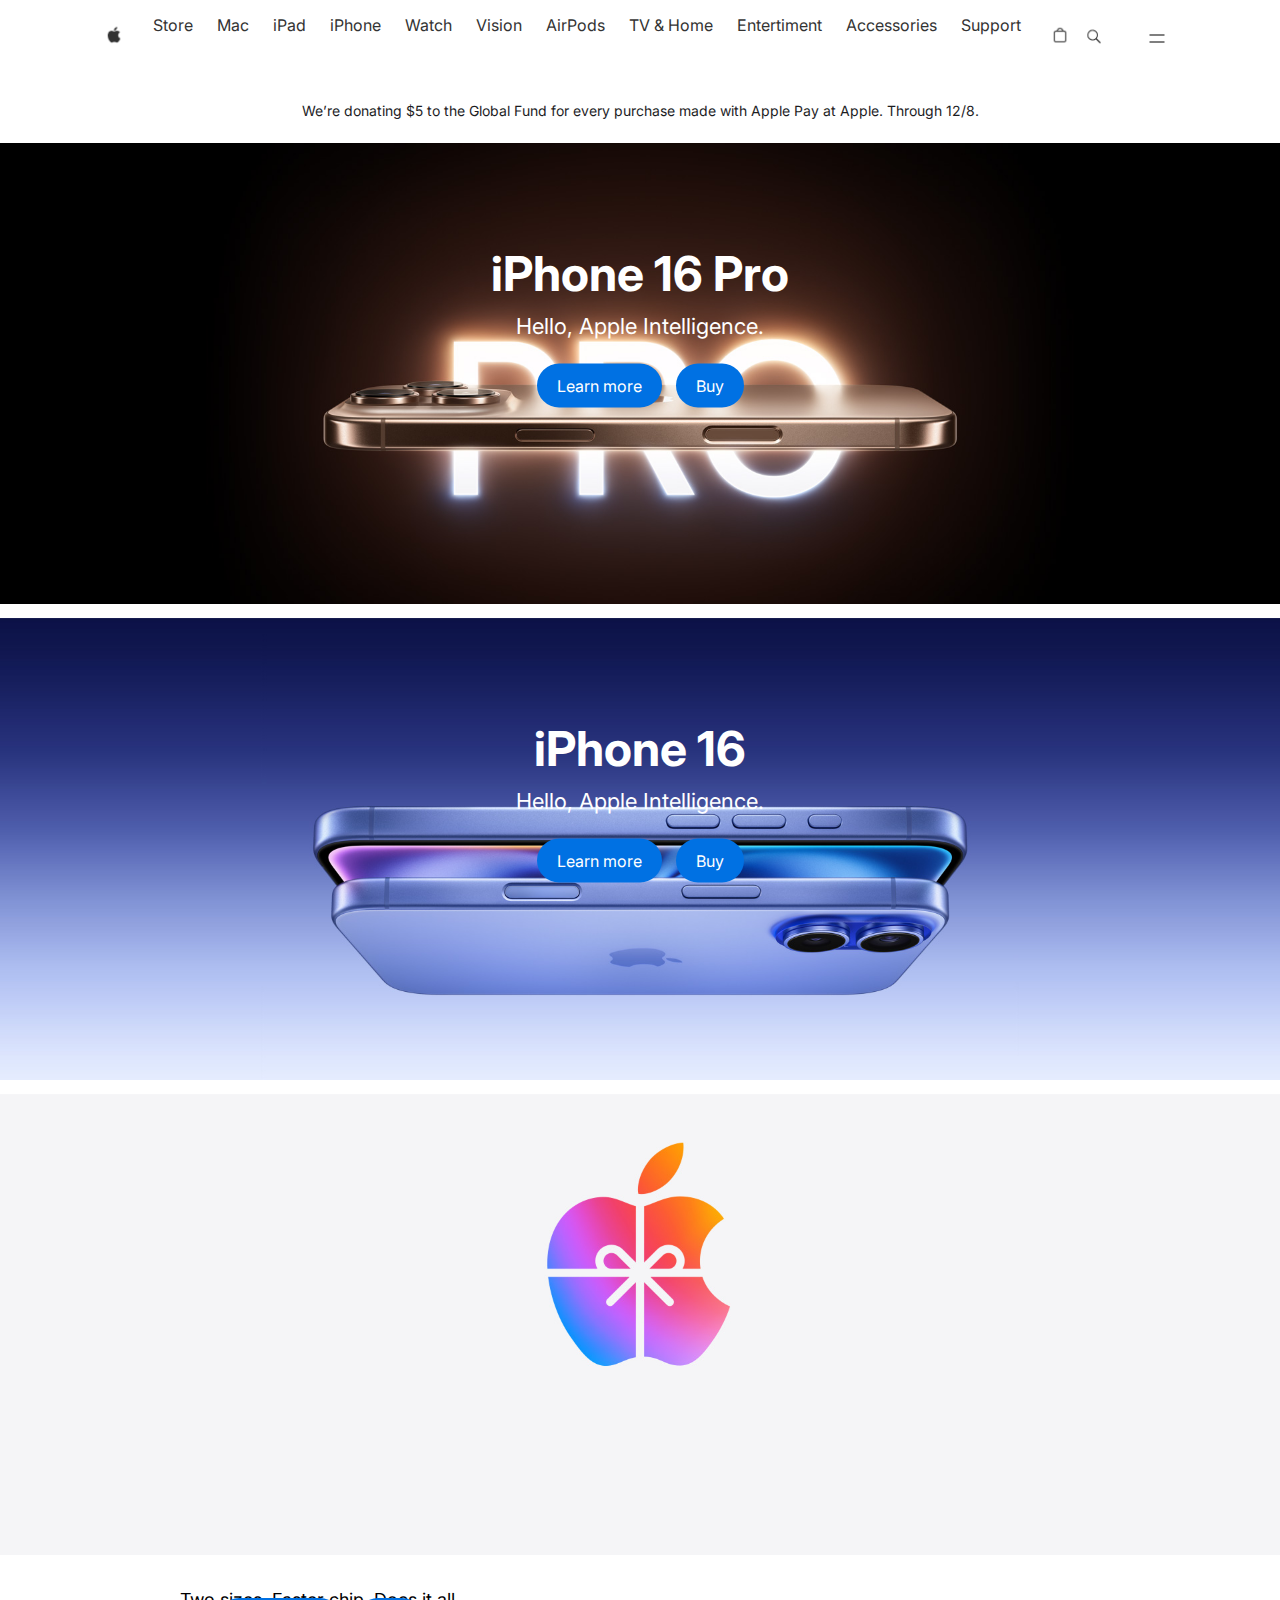
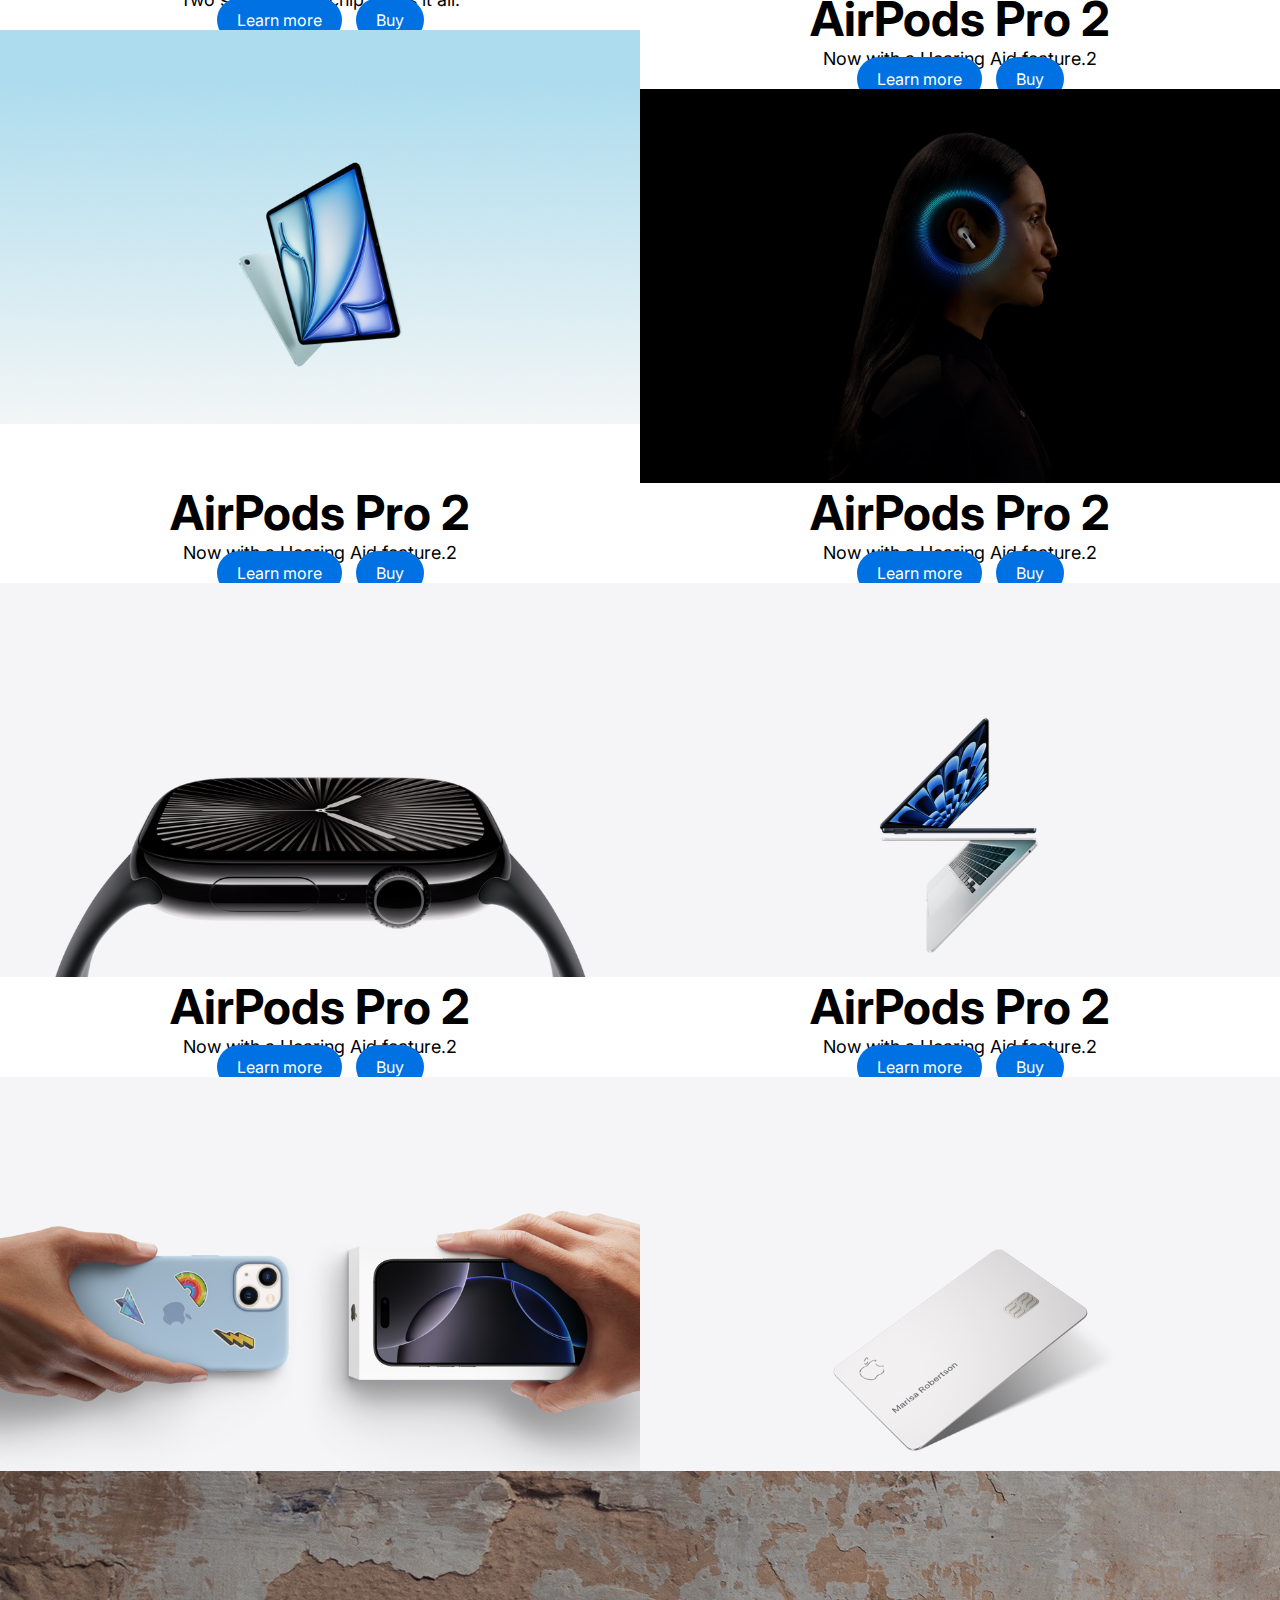
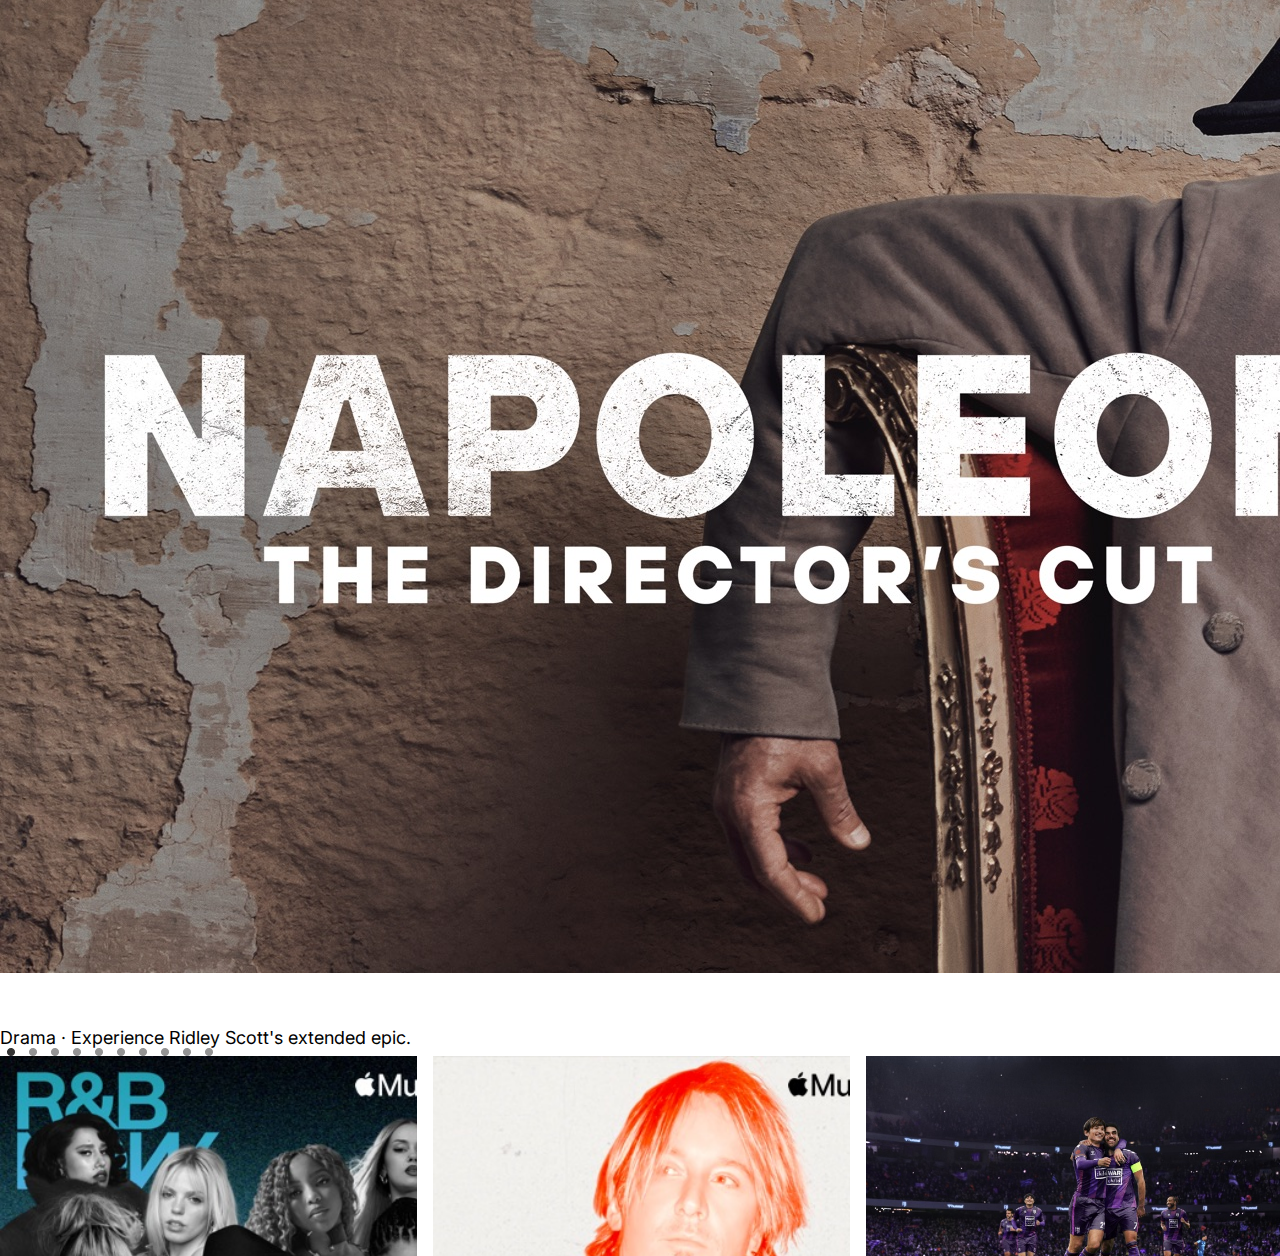
<file: index.html>
<!DOCTYPE html>
<html lang="en">
  <head>
    <meta charset="UTF-8" />
    <meta name="viewport" content="width=device-widh, initial-scale=1.0" />
    <title>Apple</title>
    <link rel="stylesheet" href="./style.css" />
    <link rel="preconnect" href="https://fonts.googleapis.com" />
    <link rel="preconnect" href="https://fonts.gstatic.com" crossorigin />
    <link
      href="https://fonts.googleapis.com/css2?family=Bebas+Neue&family=Inter:ital,opsz,wght@0,14..32,100..900;1,14..32,100..900&display=swap"
      rel="stylesheet"
    />
  </head>
  <body>
    <div class="Apple-16pro">
      <div class="apple-container">
        <div class="navbar">
          <div class="logo">
            <img src="./apple img/Item → Link - Apple.png" alt="Apple" />
          </div>
          <a href="#">Store</a>
          <a href="#">Mac</a>
          <a href="#">iPad</a>
          <a href="#">iPhone</a>
          <a href="#">Watch</a>
          <a href="#">Vision</a>
          <a href="#">AirPods</a>
          <a href="#">TV & Home</a>
          <a href="#">Entertiment</a>
          <a href="#">Accessories</a>
          <a href="#">Support</a>
          <div class="icons">
            <div>
              <img src="./apple img/itm.png" alt="Bag" />
              <img
                src="./apple img/Item → Button - Search apple.com.png"
                alt="Menubutton"
              />
            </div>
          </div>
          <div class="menu">
            <img src="./apple img/Button - Menu.png" alt="" />
          </div>
        </div>
        <div class="notice">
          We’re donating $5 to the Global Fund for every purchase made with
          Apple Pay at Apple. Through 12/8.
        </div>
        <div class="hero">
          <img src="./apple img/bg1.png" alt="IPhone 16 Pro" />
          <div class="hero-text">
            <h1>iPhone 16 Pro</h1>
            <p>Hello, Apple Intelligence.</p>
            <a href="#" class="btn">Learn more</a>
            <a href="#" class="btn">Buy</a>
          </div>
        </div>
        <div class="ip16">
          <img src="./apple img/ip16.png" alt="iPhone 16" />
          <div class="ip16-text">
            <h1>iPhone 16</h1>
            <p>Hello, Apple Intelligence.</p>
            <a href="#" class="btn-2">Learn more</a>
            <a href="#" class="btn-2">Buy</a>
          </div>
        </div>
        <div class="section">
          <img src="./apple img/Figure.png" alt="Figure" />
          <div class="section-text">
            <h1>Gift magic.</h1>
            <p>Make their holiday wish come true.</p>
            <a href="#" class="baton">Shop gifts</a>
          </div>
        </div>
        <div class="row">
          <div class="column">
            <p>Two sizes. Faster chip. Does it all.</p>
            <a href="#" class="btn-small">Learn more</a>
            <a href="#" class="btn-small">Buy</a>
            <img src="./apple img/iPadair.png" alt="iPad" />
          </div>
          <div class="column">
            <h2>AirPods Pro 2</h2>
            <p>Now with a Hearing Aid feature.2</p>
            <a href="#" class="btn-small">Learn more</a>
            <a href="#" class="btn-small">Buy</a>
            <img src="./apple img/air pods.png" alt="AirPods" />
          </div>
          <div class="column">
            <h2>AirPods Pro 2</h2>
            <p>Now with a Hearing Aid feature.2</p>
            <a href="#" class="btn-small">Learn more</a>
            <a href="#" class="btn-small">Buy</a>
            <img src="./apple img/watch.png" alt="iWatch" />
          </div>
          <div class="column">
            <h2>AirPods Pro 2</h2>
            <p>Now with a Hearing Aid feature.2</p>
            <a href="#" class="btn-small">Learn more</a>
            <a href="#" class="btn-small">Buy</a>
            <img src="./apple img/macbook.png" alt="MacBook" />
          </div>
          <div class="column">
            <h2>AirPods Pro 2</h2>
            <p>Now with a Hearing Aid feature.2</p>
            <a href="#" class="btn-small">Learn more</a>
            <a href="#" class="btn-small">Buy</a>
            <img src="./apple img/trade.png" alt="Trade" />
          </div>
          <div class="column">
            <h2>AirPods Pro 2</h2>
            <p>Now with a Hearing Aid feature.2</p>
            <a href="#" class="btn-small">Learn more</a>
            <a href="#" class="btn-small">Buy</a>
            <img src="./apple img/card.png" alt="Card" />
          </div>
          <div class="scroll-container">
            <div class="scroll">
              <div class="item">
                <img src="./apple img/napoleon.jpg" alt="" />
                <h1>Steam now</h1>
                <p>Drama · Experience Ridley Scott's extended epic.</p>
              </div>
              <div class="item">
                <img src="./apple img/bad-monkey.jpg" alt="" />
              </div>
              <div class="item">
                <img src="./apple img/instigators.jpg" alt="" />
              </div>
              <div class="item">
                <img src="./apple img/k-pop-idols.jpg" alt="" />
              </div>
              <div class="item">
                <img src="./apple img/season-pass.jpg" alt="" />
              </div>
              <div class="item">
                <img src="./apple img/pressumed-innocent.jpg" alt="" />
              </div>
              <div class="item">
                <img src="./apple img/pachinko.jpg" alt="" />
              </div>
              <div class="item">
                <img src="./apple img/baseball.jpg" alt="" />
              </div>
              <div class="item">
                <img src="./apple img/lady-in-the-lake.jpg" alt="" />
              </div>
              <div class="item">
                <img src="./apple img/morning-show.jpg" alt="" />
              </div>
            </div>
          </div>
          <div class="tablist">
            <img src="./apple img/Tablist.png" alt="Tanblidt" />
          </div>
          <div class="slider-container">
            <div class="slider">
              <div class="img"><img src="./apple img/1.jpg" alt="" /></div>
              <div class="img"><img src="./apple img/2.jpg" alt="" /></div>
              <div class="img"><img src="./apple img/3.jpg" alt="" /></div>
              <div class="img"><img src="./apple img/4.jpg" alt="" /></div>
              <div class="img"><img src="./apple img/5.jpg" alt="" /></div>
              <div class="img"><img src="./apple img/6.jpg" alt="" /></div>
              <div class="img"><img src="./apple img/7.jpg" alt="" /></div>
              <div class="img"><img src="./apple img/8.jpg" alt="" /></div>
              <div class="img"><img src="./apple img/9.jpg" alt="" /></div>
              <div class="img"><img src="./apple img/10.jpg" alt="" /></div>
            </div>
          </div>
        </div>
      </div>
    </div>
  </body>
</html>
</file>
<file: style.css>
* {
  box-sizing: border-box;
  margin: 0;
  font-family: Inter, sans-serif;
}

.apple-container {
  display: flex;
  flex-direction: column;
  gap: 14px;
}

.navbar {
  padding: 15px;
  display: flex;
  justify-content: center;
  gap: 24px;
}

.navbar a {
  text-decoration: none;
  color: #333;
  transition: 0.2s;
}

.navbar a:hover {
  color: #0071e3;
}

.navbar .logo img {
  width: 30px;
  height: auto;
}
.navbar .menu {
  display: flex;
  gap: 24px;
}
.navbar .icons {
  display: flex;
  gap: 14px;
}

.navbar .icons img {
  width: 30px;
  height: auto;
  cursor: pointer;
}

.hero {
  position: relative;
  text-align: center;
  color: white;
  gap: 12px;
}

.hero img {
  width: 100%;
  height: auto;
  display: block;
}

.notice {
  background-color: #fff;
  text-align: center;
  font-size: 14px;
  color: #1d1d1f;
  padding: 10px 14px;
}

.hero-text {
  position: absolute;
  top: 40%;
  left: 50%;
  transform: translate(-50%, -50%);
}

.hero-text h1 {
  font-size: 48px;
  margin: 0%;
  font-size: 48px;
}

.hero-text p {
  font-size: 20px;
  margin: 10px 0 20px;
  font-size: 22px;
  color: white;
}

.btn {
  background-color: #0071e3;
  color: white;
  padding: 12px 20px;
  margin: 5px;
  border: none;
  border-radius: 999px;
  font-size: 16px;
  cursor: pointer;
  text-decoration: none;
  display: inline-block;
}

.btn:hover {
  background: #2997ff;
}

.ip16 {
  position: relative;
  text-align: center;
  color: white;
  gap: 12px;
}

.ip16 img {
  width: 100%;
  height: auto;
  display: block;
}

.ip16-text {
  position: absolute;
  top: 40%;
  left: 50%;
  transform: translate(-50%, -50%);
}

.ip16-text h1 {
  font-size: 48px;
  margin: 0%;
  font-size: 48px;
}

.ip16-text p {
  font-size: 20px;
  margin: 10px 0 20px;
  font-size: 22px;
  top: 55px;
  color: white;
}

.btn-2 {
  background-color: #0071e3;
  color: white;
  padding: 12px 20px;
  margin: 5px;
  border: none;
  border-radius: 999px;
  font-size: 16px;
  cursor: pointer;
  text-decoration: none;
  display: inline-block;
}

.btn-2:hover {
  background: #ffffff;
}

.section {
  position: relative;
  text-align: center;
  color: white;
  gap: 12px;
}

.section img {
  width: 100%;
  height: auto;
  display: block;
}

.section-text {
  position: absolute;
  top: 500px;
  left: 975px;
}

.section h1 {
  font-size: 36px;
  font-weight: bold;
  margin: 20px 0 10px;
  color: #000;
}

.section p {
  font-size: 18px;
  color: #000000;
  margin: 0 0 20px;
}
.baton {
  display: inline-block;
  background: #0071e3;
  color: white;
  padding: 12px 24px;
  border-radius: 999px;
  font-size: 16px;
  text-decoration: none;
  transition: 0.3s;
}

.row {
  display: flex;
  flex-wrap: wrap;
  width: 100%;
  height: 100vh;
}

.column {
  flex: 1 1 50%;
  box-sizing: border-box;
  gap: 14px;
  text-align: center;
}
.column img {
  width: 100%;
  height: auto;
  display: block;
}

h2 {
  font-size: 48px;
  margin: 0%;
  font-size: 48px;
}

p {
  font-size: 18px;
  color: #000000;
  margin: 10 0 20px;
}

.btn-small {
  background-color: #0071e3;
  color: white;
  padding: 12px 20px;
  margin: 5px;
  border: none;
  border-radius: 999px;
  font-size: 16px;
  cursor: pointer;
  text-decoration: none;
  display: flexs;
}
.scroll-container {
  width: 100vw;
  overflow: scroll;
}
.scroll {
  display: flex;
  width: fit-content;
  gap: 10px;
  cursor: grab;
}

.item h1 {
  color: white;
  padding: 12px 20px;
  margin: 5px;
  border: none;
  border-radius: 999px;
  font-size: 16px;
  cursor: pointer;
  text-decoration: none;
  display: flex;
}

.item {
  margin: 0 auto;
  overflow: hidden;
  display: block;
}

.item img {
  width: 100;
  height: auto;
  display: block;
  object-fit: cover;
  scroll-snap-align: center;
}

.gallery h1 {
  display: flex;
  align-items: center;
  justify-content: center;
}

.slide-container {
  width: 100vh;
  margin: 40px auto;
  overflow-y: hidden;
}

.slider {
  display: flex;
  gap: 16px;
  width: max-content;
  animation: scroll 35s linear infinite;
}

.slider:hover {
  animation-play-state: paused;
}

.img {
  flex: 0 0 300px;
  overflow: hidden;
  width: 417px;
  height: 236px;
}

.img img {
  width: 100%;
  height: auto;
  object-fit: cover;
  display: block;
}

@keyframes scroll {
  0% {
    transform: translateX(0);
  }
  100% {
    transform: translateX(-100%);
  }
}

.slider::-webkit-scrollbar {
  height: 10px;
}

.slider::-webkit-scrollbar-thumb {
  background: #999;
}
.slider:hover .img img {
  filter: brightness(40%);
}

.slider .img:hover img {
  filter: brightness(100%);
}

.img {
  flex: 0 0 auto;
  height: 200px;
  overflow: hidden;
  scroll-snap-align: center;
}

.img img {
  width: 100%;
  height: 100%;
  object-fit: cover;
  display: block;
}

.tablist {
  display: flex;
  justify-content: center;
  align-items: center;
  gap: 10px;
}

.tablist img {
  width: 220px;
  height: 8px;
  gap: 10px;
}

.nav {
  padding: 15px;
  display: flex;
  justify-content: center;
  gap: 24px;
}

.bg {
  width: 100%;
  height: auto;
}

.notice {
  background-color: #fff;
  text-align: center;
  font-size: 14px;
  color: #1d1d1f;
  padding: 10px 14px;
}

.store-header {
  font-family: "SF pro Display", Arial, sans-serif;
  padding: 40px 0;
}

.store-header h1 {
  font-size: 36px;
  font-weight: 600;
  color: #1d1d1f;
}

.store-header .store {
  color: linear-gradient(90deg, #0090f7 0%, #ba62fc 50%, #f2416b 100%);
}

.product-nav {
  display: flex;
  justify-content: center;
  align-items: center;
  flex-wrap: wrap;
  gap: 40px;
  margin-top: 40px;
}

.product-nav .item {
  display: flex;
  flex-direction: column;
  align-items: center;
  text-align: center;
  cursor: pointer;
}
.product-nav .item img {
  width: 120px;
  height: auto;
  margin-bottom: 8px;
}

.product-nav .item p {
  font-size: 14px;
  color: #1d1d1f;
}

.gallery {
  display: flex;
  gap: 20px;
  padding-bottom: 140px;
}

.gallery .item {
  width: 300px;
}

.gallery img {
  width: 136px;
  height: 146px;
  gap: 12px;
}

.product {
  display: flex;
  flex-direction: row;
  gap: 20px;
  align-items: flex-start;
  flex-wrap: nowrap;
  overflow-x: auto;
  padding: 20px;
}

.card {
  display: flex;
  flex-direction: row;
  position: relative;
  width: 300px;
  border-radius: 10px;
  overflow: hidden;
}

.card img {
  width: 100%;
  height: auto;
  display: block;
}

.card .text {
  position: absolute;
  top: 20px;
  left: 20px;
  color: #000;
  font-family: Arial, sans-serif;
}
.card .text h2 {
  color: #b64400;
  font-size: 12px;
  font-weight: bold;
  margin-bottom: 5px;
}

.card .text h3 {
  font-size: 20px;
  font-weight: bold;
  margin: 0;
}

.card1 .text p {
  font-size: 14px;
  margin-top: 5px;
}

.text-overly1 {
  position: absolute;
  top: 15px;
  left: 20px;
  color: black;
  font-weight: 600;
  z-index: 2;
}

.img img {
  width: 100%;
  height: 100%;
  object-fit: cover;
  width: 480px;
  height: auto;
}

.header span {
  color: linear-gradient(90deg, #0090f7 0%, #ba62fc 50%, #f2416b 100%);
}

.section {
  display: flex;
  gap: 20px;
  overflow-x: hidden;
  scroll-behavior: smooth;
  padding-bottom: 20px;
}

.section.img {
  flex: 0 0 auto;
  width: 300px;
  border-radius: 20px;
  overflow: hidden;
}

.img img {
  width: 100%;
  height: 100%;
  object-fit: cover;
  width: 480px;
  height: auto;
}

.box-header {
  font-family: "SF pro Display", Arial, sans-serif;
  padding: 40px 0;
}

.box-header h3 {
  font-size: 36px;
  font-weight: 600;
  color: #1d1d1f;
}

.box-header .header {
  color: linear-gradient(90deg, #0090f7 0%, #ba62fc 50%, #f2416b 100%);
}

.nav {
  display: flex;
  justify-content: center;
  align-items: center;
  flex-wrap: wrap;
  gap: 40px;
  margin-top: 40px;
}

.nav .box-img {
  display: flex;
  flex-direction: column;
  align-items: center;
  text-align: center;
  cursor: pointer;
}

.nav .img img {
  width: 313px;
  height: 500px;
  margin-bottom: 8px;
}

.nav .box-text p {
  font-size: 14px;
  color: #1d1d1f;
}

.product-container {
  display: flex;
  flex-wrap: wrap;
  gap: 20px;
  justify-content: center;
}

.product-box {
  background: grey;
  width: 313px;
  border-radius: 15px;
  padding: 15px;
  display: flex;
  flex-direction: column;
  align-items: center;
}

.product-container img {
  width: 400px;
  border-radius: 15px;
}

.txt {
}

.product-box img {
  width: 230px;
  height: 230px;
  object-fit: contain;
  top: 71px;
  left: 50%;
  margin-bottom: 10px;
}

.product-box h3 {
  font-size: 16px;
  margin: 5px 0;
}

.price {
  margin-top: 10px;
  font-weight: bold;
  font-size: 15px;
}

.tag {
  font-size: 12px;
  padding: 3px 8px;
  border-radius: 8px;
  margin-bottom: 8px;
}

.card-comtainer {
  display: flex;
  flex-wrap: wrap;
  gap: 20px;
  justify-content: center;
}

.crad-container img {
  width: 400px;
  border-radius: 15px;
}

.product-card {
  background: grey;
  width: 313px;
  border-radius: 15px;
  padding: 15px;
  display: flex;
  flex-direction: column;
  align-items: center;
}

.product-card img {
  width: 230px;
  height: 230px;
  object-fit: contain;
  margin-bottom: 10px;
}

.product-card h2 {
  font-size: 16px;
  margin: 5px 0;
}

.price {
  margin-top: 10px;
  font-weight: bold;
  font-size: 15px;
}

.texxt {
  font-size: 12px;
  padding: 3px 8px;
  border-radius: 8px;
  margin-bottom: 8px;
}
</file>
